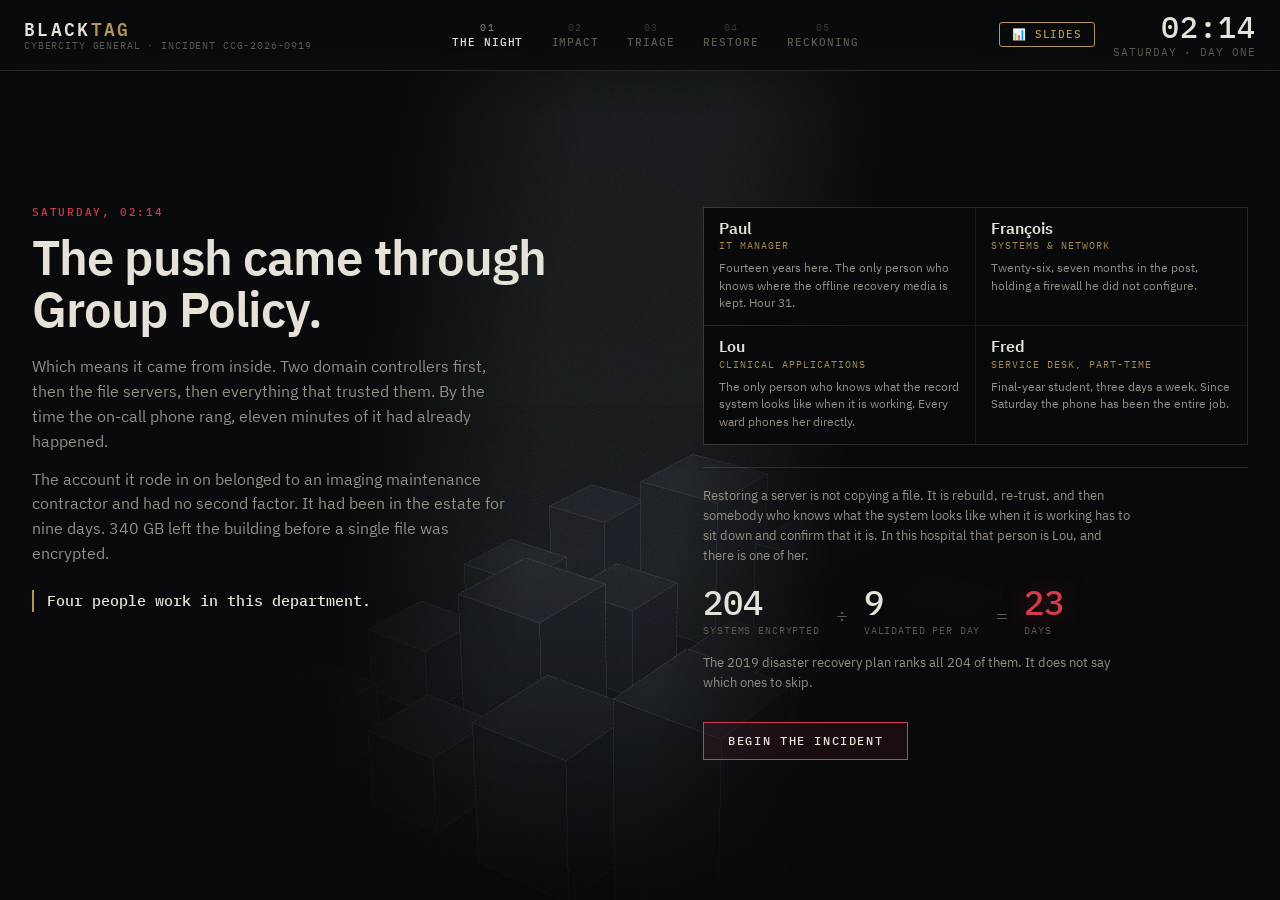
<file: index.html>
<!DOCTYPE html>
<html lang="en">
<head>
<meta charset="utf-8">
<meta name="viewport" content="width=device-width, initial-scale=1, viewport-fit=cover">
<title>BLACK TAG — CyberCity General Hospital</title>
<link rel="icon" href="data:image/svg+xml,%3Csvg xmlns='http://www.w3.org/2000/svg' viewBox='0 0 16 16'%3E%3Crect width='16' height='16' fill='%23171310'/%3E%3Crect x='3' y='3' width='10' height='10' fill='%23b79554'/%3E%3C/svg%3E">
<link rel="stylesheet" href="assets/blacktag/blacktag.css">
</head>
<body class="bt">

<canvas id="ward" aria-hidden="true"></canvas>
<div id="wardfail" class="wardfail" hidden></div>
<div class="vignette" aria-hidden="true"></div>

<div class="shell" data-stage="brief">

  <!-- ─── status bar ─────────────────────────────────────────────── -->
  <header class="bar">
    <div class="mark">
      <span class="mark-t">BLACK<i>TAG</i></span>
      <span class="mark-s">CyberCity General · incident CCG-2026-0919</span>
    </div>

    <nav class="rail" id="rail">
      <button class="rail-i" data-go="brief"><b>01</b> The night</button>
      <button class="rail-i" data-go="impact"><b>02</b> Impact</button>
      <button class="rail-i" data-go="triage"><b>03</b> Triage</button>
      <button class="rail-i" data-go="restore"><b>04</b> Restore</button>
      <button class="rail-i" data-go="reckoning"><b>05</b> Reckoning</button>
    </nav>

    <div style="display:flex;align-items:center;gap:18px;">
      <a href="slides.html" class="slides-link" target="_blank" title="Open 5-minute presentation slides">📊 Slides</a>
      <div class="clock">
        <div class="clk" id="clk">02:14</div>
        <div class="clk-s" id="clkday">Saturday · minute zero</div>
      </div>
    </div>
  </header>

  <!-- ─── stage 01 · brief ───────────────────────────────────────── -->
  <section class="stage st-brief" data-for="brief">
    <div class="brief-l">
      <p class="over">Saturday, 02:14</p>
      <h1>The push came through<br>Group Policy.</h1>
      <p class="lede">Which means it came from inside. Two domain controllers first, then the file
      servers, then everything that trusted them. By the time the on-call phone rang, eleven minutes
      of it had already happened.</p>
      <p class="lede">The account it rode in on belonged to an imaging maintenance contractor and had
      no second factor. It had been in the estate for nine days. 340 GB left the building before a
      single file was encrypted.</p>
      <p class="sig">Four people work in this department.</p>
    </div>

    <div class="brief-r">
      <div class="crew">
        <div class="crew-i">
          <div class="crew-n">Paul</div>
          <div class="crew-r">IT manager</div>
          <div class="crew-d">Fourteen years here. The only person who knows where the offline recovery media is kept. Hour 31.</div>
        </div>
        <div class="crew-i">
          <div class="crew-n">François</div>
          <div class="crew-r">Systems &amp; network</div>
          <div class="crew-d">Twenty-six, seven months in the post, holding a firewall he did not configure.</div>
        </div>
        <div class="crew-i">
          <div class="crew-n">Lou</div>
          <div class="crew-r">Clinical applications</div>
          <div class="crew-d">The only person who knows what the record system looks like when it is working. Every ward phones her directly.</div>
        </div>
        <div class="crew-i">
          <div class="crew-n">Fred</div>
          <div class="crew-r">Service desk, part-time</div>
          <div class="crew-d">Final-year student, three days a week. Since Saturday the phone has been the entire job.</div>
        </div>
      </div>

      <div class="maths">
        <p>Restoring a server is not copying a file. It is rebuild, re-trust, and then somebody who
        knows what the system looks like when it is working has to sit down and confirm that it is.
        In this hospital that person is Lou, and there is one of her.</p>
        <div class="maths-row">
          <div><b>204</b><span>systems encrypted</span></div>
          <div class="op">÷</div>
          <div><b>9</b><span>validated per day</span></div>
          <div class="op">=</div>
          <div class="hot"><b>23</b><span>days</span></div>
        </div>
        <p class="thin">The 2019 disaster recovery plan ranks all 204 of them. It does not
        say which ones to skip.</p>
      </div>

      <button class="act" id="begin">Begin the incident</button>
    </div>
  </section>

  <!-- ─── stage 02 · impact ──────────────────────────────────────── -->
  <section class="stage st-impact" data-for="impact">
    <div class="imp-head">
      <p class="over">Encryption in progress</p>
      <h2 id="impNow">—</h2>
    </div>
    <ul class="falling" id="falling"></ul>
    <div class="imp-foot" id="impFoot" hidden>
      <p>Everything the hospital does electronically is now unavailable. Nothing has been decided yet.</p>
      <button class="act" id="toTriage">Open the board</button>
    </div>
  </section>

  <!-- ─── stage 03/04 · board ────────────────────────────────────── -->
  <section class="stage st-board" data-for="triage restore">
    <div class="board-head">
      <div>
        <p class="over" id="boardOver">Triage</p>
        <h2 id="boardTitle">Tag every service before anything is restored.</h2>
        <p class="boardSub" id="boardSub">Red, amber and green will be restored, in the order you
        choose. Black will not be restored at all. That is the whole instrument.</p>
      </div>
      <div class="board-act">
        <button class="act" id="loadPlan">Load the 2019 plan</button>
        <button class="act act-good" id="loadBest">Load the clinical ranking</button>
        <button class="ghost" id="stopHere" hidden>Stop here and count it</button>
        <button class="act" id="startRestore" disabled>Start restoring</button>
      </div>
    </div>

    <div class="lane" id="lane" hidden>
      <div class="lane-box lane-now">
        <span class="lane-l">Validation lane &middot; Lou, one at a time</span>
        <div class="lane-n" id="laneName">Idle</div>
        <div class="lane-bar"><i id="laneBar"></i></div>
        <div class="lane-d" id="laneDays">nothing is being validated</div>
      </div>
      <div class="lane-box lane-q">
        <span class="lane-l">Next up</span>
        <ol class="queue" id="queue"></ol>
      </div>
      <div class="lane-box lane-t">
        <span class="lane-l">Incident clock</span>
        <div class="tbtns">
          <button class="tb tb-run" id="pause">Pause</button>
          <button class="tb sp" data-sp="0.5">0.5&times;</button>
          <button class="tb sp" data-sp="1">1&times;</button>
          <button class="tb sp" data-sp="2">2&times;</button>
          <button class="tb sp" data-sp="4">4&times;</button>
        </div>
      </div>
    </div>

    <p class="prompt" id="prompt" hidden></p>

    <div class="cols" id="cols">
      <div class="col" data-tag="down"><header>Untagged <span id="cDown">0</span></header><div class="drop" id="dDown"></div></div>
      <div class="col" data-tag="red"><header>Red <em>restore first</em> <span id="cRed">0</span></header><div class="drop" id="dRed"></div></div>
      <div class="col" data-tag="amber"><header>Amber <em>restore after</em> <span id="cAmber">0</span></header><div class="drop" id="dAmber"></div></div>
      <div class="col" data-tag="green"><header>Green <em>can wait</em> <span id="cGreen">0</span></header><div class="drop" id="dGreen"></div></div>
      <div class="col col-black" data-tag="black"><header>Black <em>not restoring</em> <span id="cBlack">0</span></header><div class="drop" id="dBlack"></div></div>
    </div>
  </section>

  <!-- ─── stage 05 · reckoning ───────────────────────────────────── -->
  <section class="stage st-reck" data-for="reckoning">
    <div class="reck-grid">
      <div class="reck-race">
        <p class="over">What it cost</p>
        <h2>Your order against the plan&rsquo;s.</h2>
        <div class="race" id="race"></div>
        <p class="reck-note" id="reckNote"></p>
        <div class="paid" id="paid"></div>
      </div>
      <div class="reck-led">
        <p class="over">Signed decisions <span class="chain" id="chainState"></span></p>
        <div class="led" id="led"></div>
        <p class="thin">Hash-chained, so that the decision made at 04:12 still reads the same way in
        the review six months later, and Paul is not the only person holding it.</p>
        <button class="ghost" id="again">Run it again</button>
      </div>
    </div>
  </section>

  <!-- ─── readouts ───────────────────────────────────────────────── -->
  <aside class="meters" id="meters" hidden>
    <div class="m m-rate">
      <span class="m-l">Harm accruing now</span>
      <b class="m-v" id="mRate">0<small>/day</small></b>
      <span class="m-d" id="mRateD">patients per day, while these systems are down</span>
    </div>
    <div class="m">
      <span class="m-l">Patients affected</span>
      <b class="m-v" id="mAff">0</b>
      <span class="m-d">cumulative since 02:14</span>
    </div>
    <div class="m m-sev">
      <span class="m-l">Missed time-critical care</span>
      <b class="m-v" id="mSev">0</b>
      <span class="m-d">stroke, STEMI, transfusion, fractionation</span>
    </div>
  </aside>

  <section class="logwrap" id="logwrap" hidden>
    <div class="log-grip" id="logGrip" title="Drag to resize · double-click to reset"></div>
    <header>Incident log</header>
    <ol class="log" id="log"></ol>
  </section>

</div>

<div class="toast" id="toast" hidden></div>

<script>
window.BT = {
  capacity: 9,
  total: 204,
  horizon: 22.7,
  services: [
    {id:'ad',name:'Identity & domain services',dept:'Core infrastructure',systems:12,tolerance_h:null,affected_day:0,severe_day:0,tier2019:1,gate:true,note:'Two domain controllers, both encrypted. Nothing else authenticates until this is back.',cost:'Paul is the only person who knows where the offline recovery media is kept.'},
    {id:'ehr',name:'Patient record & order entry',dept:'Core clinical',systems:24,tolerance_h:4,affected_day:120,severe_day:1.4,tier2019:2,note:'Every ward, every order, every allergy list. On paper the hospital runs at roughly 40 per cent.',cost:'Medication rounds revert to handwritten charts. Pharmacy catches some of the errors.'},
    {id:'pacs',name:'Imaging & radiology reporting',dept:'Radiology',systems:18,tolerance_h:4.5,affected_day:48,severe_day:1.6,tier2019:8,note:'Scanners still acquire. Nothing can be read, compared against priors, or reported.',cost:'Thrombolysis window for acute stroke is 4.5 hours. Decisions get made on the registrar’s read alone.'},
    {id:'lis',name:'Laboratory & blood bank',dept:'Pathology',systems:14,tolerance_h:6,affected_day:62,severe_day:0.9,tier2019:9,note:'Analysers run standalone. Results cannot be matched to a patient without transcription.',cost:'Type-and-screen goes manual. O-negative stock is the ceiling on how long that works.'},
    {id:'cardio',name:'ECG transfer & cath lab',dept:'Cardiology',systems:9,tolerance_h:1.5,affected_day:20,severe_day:1.1,tier2019:11,note:'Twelve-lead traces cannot leave the machine they were recorded on.',cost:'Door-to-balloon target is 90 minutes. A walked printout is not 90 minutes.'},
    {id:'pharm',name:'Pharmacy & medication ordering',dept:'Pharmacy',systems:11,tolerance_h:12,affected_day:40,severe_day:0.6,tier2019:7,note:'Stock levels, interaction checking and dose calculation, all in one system.',cost:'Body-surface-area chemotherapy dosing done by hand is where errors live.'},
    {id:'onco',name:'Radiotherapy planning',dept:'Oncology',systems:7,tolerance_h:48,affected_day:14,severe_day:0.5,tier2019:12,note:'Treatment plans and linac scheduling. The linacs themselves are fine.',cost:'An interrupted fractionation course loses efficacy. That is not recoverable later.'},
    {id:'theatre',name:'Theatre scheduling',dept:'Surgery',systems:8,tolerance_h:24,affected_day:26,severe_day:0.2,tier2019:10,note:'Lists, consent records, implant tracking, instrument trays.',cost:'Elective lists cancel first. Then the semi-urgent ones start to age.'},
    {id:'beds',name:'Bed management & patient flow',dept:'Operations',systems:6,tolerance_h:24,affected_day:16,severe_day:0.1,tier2019:13,note:'Who is in which bed, and which beds are clean.',cost:'The emergency department stops being able to say whether it can accept.'},
    {id:'biomed',name:'Medical device gateways',dept:'Biomedical',systems:21,tolerance_h:8,affected_day:24,severe_day:0.4,tier2019:14,note:'1,100 networked devices. 38 per cent past end-of-support, none patchable without revalidation.',cost:'Yann is a contractor, off site, and his revalidation paperwork takes six weeks.'},
    {id:'dialysis',name:'Renal scheduling',dept:'Renal',systems:4,tolerance_h:72,affected_day:30,severe_day:0.8,tier2019:15,note:'Three sessions a week per patient, 96 patients, allocated by one spreadsheet server.',cost:'Missing a third session is not an inconvenience. It is a hospital admission.'},
    {id:'roster',name:'Staff rostering & payroll',dept:'HR / Finance',systems:9,tolerance_h:168,affected_day:3,severe_day:0,tier2019:3,note:'Tier 1 in the 2019 plan because the payroll contract carries the largest penalty clause.',cost:'Nobody is paid late for three weeks. Everybody still turns up.'},
    {id:'diet',name:'Catering & dietetics ordering',dept:'Facilities',systems:5,tolerance_h:36,affected_day:8,severe_day:0,tier2019:16,note:'Ward meal orders, allergen flags, enteral feed scheduling.',cost:'Kitchen reverts to a standing order and a clipboard. It worked in 2004.'},
    {id:'intranet',name:'Intranet & internal communications',dept:'IT',systems:7,tolerance_h:96,affected_day:2,severe_day:0,tier2019:4,note:'Policies, phone directory, the downtime procedures themselves.',cost:'The paper downtime forms reference a switchboard number that changed in 2021.'},
    {id:'archive',name:'Legacy imaging archive 2009–2014',dept:'Radiology',systems:18,tolerance_h:null,affected_day:0,severe_day:0,tier2019:5,note:'Proprietary format. The vendor left the market in 2016 and no current workstation can open it.',cost:'Retention policy says keep it. Nobody has successfully read from it since 2019.'},
    {id:'research',name:'Oncology trial data store',dept:'Research',systems:31,tolerance_h:null,affected_day:0,severe_day:0,tier2019:6,note:'Five years of a phase II trial. 31 systems, the largest single block in the estate.',cost:'No acute patient harm. This is somebody’s career and 340 consented participants.'}
  ],
  events: [
    {day:0.07,svc:'ehr',t:'03:55',w:'Ward 4 asks for an allergy list for a patient in bed 12. There is no allergy list. Fred writes the request on a sticky note and takes it to the ward himself.'},
    {day:0.14,svc:'cardio',t:'05:40',w:'Chest pain in resus. The 12-lead is on the machine and only on the machine. A healthcare assistant runs the printout to the cath lab. Eleven minutes.'},
    {day:0.22,svc:'pacs',t:'07:30',w:'Stroke call. CT acquired at 07:31, no reporting, no priors. The registrar reads it off the console. Thrombolysis given at 07:58 on one pair of eyes.'},
    {day:0.30,svc:null,t:'09:15',w:'Dr. Mercier asks Paul a question he cannot answer: can we keep accepting ambulances. He says he will know by this afternoon. He does not know by this afternoon.'},
    {day:0.55,svc:'lis',t:'15:20',w:'Blood bank moves to manual crossmatch. Two units of O-negative on the shelf, four in transit from the regional centre.'},
    {day:0.9,svc:'ehr',t:'23:40',w:'Fourth medication round on paper. Pharmacy flags two dose errors caught before administration. Nobody can say how many were not caught.'},
    {day:1.3,svc:'beds',t:'Day 2, 10:05',w:'The emergency department cannot state its own capacity. Regional coordination starts routing around the hospital by default.'},
    {day:1.6,svc:'theatre',t:'Day 2, 17:30',w:'Tomorrow’s elective list is cancelled in full. 31 patients, one of whom has now been cancelled twice.'},
    {day:2.1,svc:'onco',t:'Day 3, 08:00',w:'Radiotherapy suspends. Fourteen patients mid-course. Oncology asks, in writing, when planning comes back, and wants the answer in days.'},
    {day:2.4,svc:'biomed',t:'Day 3, 14:10',w:'Yann emails from a hotel in Ankara. He can be on site Monday. It is Tuesday.'},
    {day:3.0,svc:'dialysis',t:'Day 4, 07:00',w:'Renal has been running from a whiteboard since Saturday. Three patients have now missed a second session.'},
    {day:3.5,svc:null,t:'Day 4, 19:00',w:'The group posts 340 GB of the trial data store to a leak site. It was taken nine days before anything was encrypted. Restoring it changes nothing about that.'},
    {day:4.2,svc:'pharm',t:'Day 5, 11:30',w:'A chemotherapy dose is recalculated by hand for the third time in a week. The pharmacist asks for a second checker and cannot find a free one.'},
    {day:5.0,svc:null,t:'Day 6, 09:00',w:'Lou has been validating restores for six days. She has taken one day off in that time and spent it answering her phone.'},
    {day:6.5,svc:'pacs',t:'Day 7, 12:00',w:'Radiology has a backlog of 1,240 unreported studies. The backlog is now its own clinical risk, separate from the outage.'},
    {day:9.0,svc:null,t:'Day 10, 08:00',w:'The regulator’s 72-hour notification went out on day three. The follow-up report is due and nobody has had time to write it.'},
    {day:14.0,svc:null,t:'Day 15, 08:00',w:'Two weeks. The hospital is running, in the sense that patients are being treated. It is not running in the sense anybody would recognise.'},
    {day:21.0,svc:null,t:'Day 22, 08:00',w:'François hands in his notice. He withdraws it four days later. Paul never mentions it again.'}
  ]
};
</script>
<script src="assets/blacktag/vendor/three.min.js"></script>
<script src="assets/blacktag/vendor/pp/CopyShader.js"></script>
<script src="assets/blacktag/vendor/pp/LuminosityHighPassShader.js"></script>
<script src="assets/blacktag/vendor/pp/EffectComposer.js"></script>
<script src="assets/blacktag/vendor/pp/RenderPass.js"></script>
<script src="assets/blacktag/vendor/pp/ShaderPass.js"></script>
<script src="assets/blacktag/vendor/pp/UnrealBloomPass.js"></script>
<script src="assets/blacktag/ward.js"></script>
<script src="assets/blacktag/blacktag.js"></script>
</body>
</html>
</file>
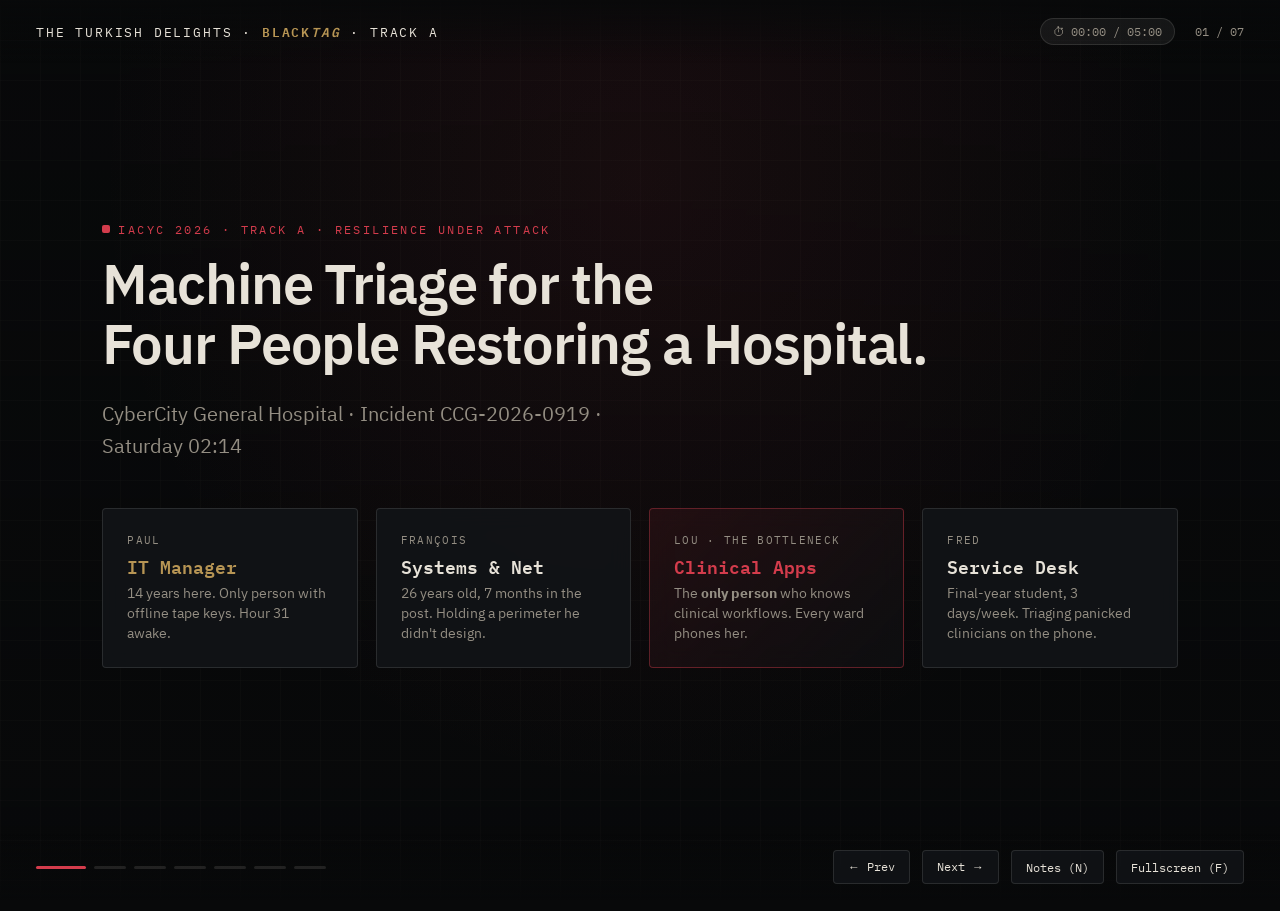
<file: slides.html>
<!DOCTYPE html>
<html lang="en">
<head>
<meta charset="utf-8">
<meta name="viewport" content="width=device-width, initial-scale=1">
<title>BLACK TAG — 5-Minute Hackathon Pitch</title>
<style>
@font-face{font-family:PlexS;src:url(assets/blacktag/fonts/plex-sans-400.woff2)format("woff2");font-weight:400;font-display:swap}
@font-face{font-family:PlexS;src:url(assets/blacktag/fonts/plex-sans-500.woff2)format("woff2");font-weight:500;font-display:swap}
@font-face{font-family:PlexS;src:url(assets/blacktag/fonts/plex-sans-600.woff2)format("woff2");font-weight:600;font-display:swap}
@font-face{font-family:PlexS;src:url(assets/blacktag/fonts/plex-sans-700.woff2)format("woff2");font-weight:700;font-display:swap}
@font-face{font-family:PlexM;src:url(assets/blacktag/fonts/plex-mono-400.woff2)format("woff2");font-weight:400;font-display:swap}
@font-face{font-family:PlexM;src:url(assets/blacktag/fonts/plex-mono-500.woff2)format("woff2");font-weight:500;font-display:swap}
@font-face{font-family:PlexM;src:url(assets/blacktag/fonts/plex-mono-600.woff2)format("woff2");font-weight:600;font-display:swap}

:root {
  --bg: #08090a;
  --panel: rgba(18, 20, 24, 0.85);
  --panel-border: rgba(231, 226, 216, 0.12);
  --bone: #e7e2d8;
  --dim: #948e83;
  --faint: #5d584f;
  --rose: #d33c4c;
  --rose-dim: rgba(211, 60, 76, 0.15);
  --gold: #b79554;
  --gold-dim: rgba(183, 149, 84, 0.15);
  --pist: #8aab5c;
  --pist-dim: rgba(138, 171, 92, 0.15);
  --ease: cubic-bezier(.22,.61,.36,1);
}

* { box-sizing: border-box; margin: 0; padding: 0; }
html, body {
  width: 100%; height: 100%; overflow: hidden;
  background: var(--bg); color: var(--bone);
  font-family: PlexS, system-ui, sans-serif;
  user-select: none;
}

/* Background grid & vignette */
.backdrop {
  position: fixed; inset: 0; z-index: 0; pointer-events: none;
  background: 
    radial-gradient(ellipse at 50% 20%, rgba(211, 60, 76, 0.08), transparent 60%),
    linear-gradient(180deg, rgba(8,9,10,0.4) 0%, rgba(8,9,10,0.95) 100%);
}
.backdrop::after {
  content: ""; position: absolute; inset: 0; opacity: 0.15;
  background-image: linear-gradient(var(--panel-border) 1px, transparent 1px),
                    linear-gradient(90deg, var(--panel-border) 1px, transparent 1px);
  background-size: 40px 40px;
}

/* Chrome / Presentation Bar */
.chrome {
  position: fixed; top: 0; left: 0; right: 0; z-index: 10;
  display: flex; justify-content: space-between; align-items: center;
  padding: 18px 36px;
  background: linear-gradient(180deg, rgba(8,9,10,0.9), transparent);
}
.chrome-brand {
  font-family: PlexM; font-size: 13px; letter-spacing: 0.14em; text-transform: uppercase;
}
.chrome-brand b { color: var(--gold); font-weight: 600; }
.chrome-meta {
  display: flex; align-items: center; gap: 20px; font-family: PlexM; font-size: 12px; color: var(--dim);
}
.timer-pill {
  background: rgba(255,255,255,0.06); padding: 5px 12px; border-radius: 20px;
  border: 1px solid var(--panel-border); font-variant-numeric: tabular-nums;
  display: flex; align-items: center; gap: 6px; cursor: pointer;
}
.timer-pill.warning { color: var(--gold); border-color: var(--gold); }
.timer-pill.danger { color: var(--rose); border-color: var(--rose); animation: pulse 1s infinite; }
@keyframes pulse { 0%, 100% { opacity: 1; } 50% { opacity: 0.5; } }

/* Slides container */
.deck {
  position: relative; z-index: 1; width: 100%; height: 100%;
  display: flex; align-items: center; justify-content: center;
}
.slide {
  position: absolute; inset: 0;
  display: flex; flex-direction: column; justify-content: center;
  padding: 80px 8vw 90px;
  opacity: 0; visibility: hidden; pointer-events: none;
  transform: translateY(20px) scale(0.98);
  transition: opacity 0.4s var(--ease), transform 0.4s var(--ease), visibility 0.4s;
}
.slide.active {
  opacity: 1; visibility: visible; pointer-events: auto;
  transform: translateY(0) scale(1);
}

/* Slide Typography & Elements */
.tag-line {
  font-family: PlexM; font-size: 12px; letter-spacing: 0.2em; text-transform: uppercase;
  color: var(--rose); margin-bottom: 16px; display: flex; align-items: center; gap: 8px;
}
.tag-line::before {
  content: ""; width: 8px; height: 8px; background: var(--rose); display: inline-block; border-radius: 2px;
}
.slide h1 {
  font-size: clamp(38px, 4.4vw, 68px); font-weight: 600; line-height: 1.08;
  letter-spacing: -0.02em; margin-bottom: 24px; color: var(--bone);
}
.slide h2 {
  font-size: clamp(28px, 3.2vw, 44px); font-weight: 600; line-height: 1.15;
  letter-spacing: -0.015em; margin-bottom: 24px; color: var(--bone);
}
.sub-lede {
  font-size: clamp(17px, 1.6vw, 22px); line-height: 1.55; color: var(--dim);
  max-width: 48ch; margin-bottom: 36px;
}
.highlight { color: var(--gold); }
.highlight-rose { color: var(--rose); }
.highlight-pist { color: var(--pist); }

/* Grids & Cards */
.grid-2 { display: grid; grid-template-columns: 1fr 1fr; gap: 32px; width: 100%; max-width: 1200px; }
.grid-3 { display: grid; grid-template-columns: repeat(3, 1fr); gap: 24px; width: 100%; max-width: 1200px; }
.grid-4 { display: grid; grid-template-columns: repeat(4, 1fr); gap: 18px; width: 100%; max-width: 1200px; }

.card {
  background: var(--panel); border: 1px solid var(--panel-border); border-radius: 4px;
  padding: 24px; backdrop-filter: blur(12px); position: relative;
}
.card-h { font-family: PlexM; font-size: 11px; text-transform: uppercase; letter-spacing: 0.12em; color: var(--dim); margin-bottom: 10px; }
.card-val { font-family: PlexM; font-size: 34px; font-weight: 600; line-height: 1; margin-bottom: 8px; }
.card-desc { font-size: 13.5px; line-height: 1.5; color: var(--dim); }

.card.hero-card {
  border-color: rgba(211, 60, 76, 0.4);
  background: linear-gradient(135deg, rgba(211,60,76,0.1), rgba(14,15,17,0.9));
}
.card.gold-card {
  border-color: rgba(183, 149, 84, 0.4);
  background: linear-gradient(135deg, rgba(183,149,84,0.1), rgba(14,15,17,0.9));
}

/* Callout Quote */
.quote-box {
  border-left: 3px solid var(--gold); padding: 18px 24px;
  background: rgba(183, 149, 84, 0.05); border-radius: 0 4px 4px 0;
  max-width: 780px; margin: 20px 0;
}
.quote-box p { font-size: 19px; line-height: 1.5; font-style: italic; color: var(--bone); }
.quote-box cite { display: block; margin-top: 10px; font-family: PlexM; font-size: 12px; color: var(--gold); font-style: normal; }

/* Demo Button Callout */
.demo-cta {
  display: inline-flex; align-items: center; gap: 14px;
  background: var(--rose); color: #fff; padding: 16px 32px; border-radius: 4px;
  font-family: PlexM; font-size: 14px; font-weight: 600; text-transform: uppercase;
  letter-spacing: 0.1em; text-decoration: none; transition: transform 0.2s, background 0.2s;
  box-shadow: 0 0 30px rgba(211, 60, 76, 0.4); cursor: pointer;
}
.demo-cta:hover { transform: translateY(-2px); background: #e04455; }

/* Speaker Notes Panel (Press 'N') */
.notes-panel {
  position: fixed; bottom: 0; left: 0; right: 0; z-index: 50;
  background: rgba(10, 11, 13, 0.96); border-top: 2px solid var(--gold);
  padding: 20px 36px; max-height: 180px; overflow-y: auto;
  font-size: 14px; line-height: 1.6; color: #ddd;
  display: none; box-shadow: 0 -10px 40px rgba(0,0,0,0.8);
}
.notes-panel.visible { display: block; }
.notes-panel b { color: var(--gold); font-family: PlexM; font-size: 12px; letter-spacing: 0.1em; }

/* Bottom Progress Bar & Navigation */
.nav-bar {
  position: fixed; bottom: 0; left: 0; right: 0; z-index: 10;
  display: flex; justify-content: space-between; align-items: center;
  padding: 16px 36px; background: linear-gradient(0deg, rgba(8,9,10,0.95), transparent);
}
.nav-dots { display: flex; gap: 8px; }
.dot {
  width: 32px; height: 3px; background: var(--panel-border); border-radius: 2px;
  transition: background 0.3s, width 0.3s; cursor: pointer;
}
.dot.active { background: var(--rose); width: 50px; }
.nav-controls {
  display: flex; gap: 12px; font-family: PlexM; font-size: 12px; color: var(--faint);
}
.nav-btn {
  background: var(--panel); border: 1px solid var(--panel-border);
  color: var(--bone); padding: 8px 14px; border-radius: 4px; cursor: pointer;
  font-family: PlexM; font-size: 12px;
}
.nav-btn:hover { border-color: var(--bone); }

@media (max-width: 960px) {
  .slide { padding: 70px 5vw 80px; overflow-y: auto; justify-content: flex-start; }
  .grid-4 { grid-template-columns: 1fr 1fr; gap: 14px; }
  .grid-3 { grid-template-columns: 1fr; gap: 14px; }
  .chrome { padding: 12px 18px; }
  .nav-bar { padding: 12px 18px; }
  .quote-box p { font-size: 16px; }
  .card { padding: 16px; }
  .card-val { font-size: 26px; }
}
@media (max-width: 600px) {
  .grid-2, .grid-4 { grid-template-columns: 1fr; gap: 10px; }
  .chrome-brand { font-size: 11px; }
  .timer-pill { padding: 4px 8px; font-size: 11px; }
  .nav-dots { display: none; }
  .slide h1 { font-size: 28px; }
  .slide h2 { font-size: 22px; }
  .sub-lede { font-size: 15px; margin-bottom: 20px; }
}
</style>
</head>
<body>

<div class="backdrop"></div>

<!-- Chrome -->
<header class="chrome">
  <div class="chrome-brand">
    <span>The Turkish Delights</span> &middot; <b>BLACK<i>TAG</i></b> &middot; Track A
  </div>
  <div class="chrome-meta">
    <div class="timer-pill" id="timerPill" title="Click to start/reset 5:00 presentation timer">
      <span>⏱</span> <span id="timerDisplay">00:00 / 05:00</span>
    </div>
    <div id="slideCounter">01 / 07</div>
  </div>
</header>

<!-- Slides Deck -->
<main class="deck">

  <!-- SLIDE 1: Title & Defenders -->
  <section class="slide active" data-slide="1" data-notes="SPEAKER 1 (0:00 - 0:45): Introduce the team and the exact scenario in CyberCity. Name the four defenders. Stress that CyberCity General Hospital is mid-attack with 204 systems encrypted.">
    <div class="tag-line">IACyC 2026 &middot; Track A &middot; Resilience Under Attack</div>
    <h1>Machine Triage for the<br>Four People Restoring a Hospital.</h1>
    <p class="sub-lede">
      CyberCity General Hospital &middot; Incident CCG-2026-0919 &middot; Saturday 02:14
    </p>

    <div class="grid-4" style="margin-top: 10px;">
      <div class="card">
        <div class="card-h">Paul</div>
        <div class="card-val" style="font-size: 18px; color: var(--gold);">IT Manager</div>
        <div class="card-desc">14 years here. Only person with offline tape keys. Hour 31 awake.</div>
      </div>
      <div class="card">
        <div class="card-h">François</div>
        <div class="card-val" style="font-size: 18px;">Systems & Net</div>
        <div class="card-desc">26 years old, 7 months in the post. Holding a perimeter he didn't design.</div>
      </div>
      <div class="card hero-card">
        <div class="card-h">Lou &middot; The Bottleneck</div>
        <div class="card-val" style="font-size: 18px; color: var(--rose);">Clinical Apps</div>
        <div class="card-desc">The <b>only person</b> who knows clinical workflows. Every ward phones her.</div>
      </div>
      <div class="card">
        <div class="card-h">Fred</div>
        <div class="card-val" style="font-size: 18px;">Service Desk</div>
        <div class="card-desc">Final-year student, 3 days/week. Triaging panicked clinicians on the phone.</div>
      </div>
    </div>
  </section>

  <!-- SLIDE 2: The Brutal Math -->
  <section class="slide" data-slide="2" data-notes="SPEAKER 1 (0:45 - 1:30): Walk through the mathematical bottleneck. Restoring isn't copying files; it requires Lou's clinical validation. Show why traditional DR plans fail—they prioritize by vendor contract penalties instead of human life.">
    <div class="tag-line">The Constraint &middot; Mathematical Reality</div>
    <h2>Restoring a server is not copying a file.<br>It is clinical validation.</h2>
    
    <div class="grid-3" style="margin: 24px 0;">
      <div class="card hero-card">
        <div class="card-h">The Estate Down</div>
        <div class="card-val" style="color: var(--rose);">204</div>
        <div class="card-desc">Servers encrypted in 11 mins via GPO. Every ward reverted to paper.</div>
      </div>
      <div class="card">
        <div class="card-h">Lou's Daily Capacity</div>
        <div class="card-val" style="color: var(--bone);">9</div>
        <div class="card-desc">Systems fully validated per day. Lou cannot be cloned.</div>
      </div>
      <div class="card hero-card">
        <div class="card-h">Full Restore Horizon</div>
        <div class="card-val" style="color: var(--rose);">22.7 <span style="font-size: 18px;">Days</span></div>
        <div class="card-desc">Nearly a month. Stroke thrombolysis window is only 4.5 hours.</div>
      </div>
    </div>

    <div class="quote-box">
      <p>"The hospital's 2019 Disaster Recovery Plan orders systems by vendor contract penalty clauses—putting <b>Staff Payroll at Tier 1</b> and <b>Radiology PACS at Tier 8</b>. It assumes you restore everything. It never says what to skip."</p>
      <cite>The Fatal Flaw of Standard IT DR</cite>
    </div>
  </section>

  <!-- SLIDE 3: The Insight (Black Tag) -->
  <section class="slide" data-slide="3" data-notes="SPEAKER 2 (1:30 - 2:15): Introduce the breakthrough insight. Mass-casualty medicine already solved resource scarcity with START triage: Red, Amber, Green, Black. We brought this clinical discipline to IT systems.">
    <div class="tag-line">The Innovation &middot; Clinical Triage for IT</div>
    <h2>Hospitals already know who waits.<br>They never had an instrument for their machines.</h2>
    <p class="sub-lede">
      In disaster medicine, a <b class="highlight">Black Tag</b> means expectant: resources cannot be spent here when salvageable lives are on the line.
    </p>

    <div class="grid-4" style="margin-top: 10px;">
      <div class="card" style="border-top: 3px solid var(--rose);">
        <div class="card-h">Red Tag</div>
        <div class="card-val" style="font-size: 20px; color: var(--rose);">Immediate</div>
        <div class="card-desc">Hours to live. AD, EHR order entry, Acute Stroke PACS, ECG cath lab.</div>
      </div>
      <div class="card" style="border-top: 3px solid var(--gold);">
        <div class="card-h">Amber Tag</div>
        <div class="card-val" style="font-size: 20px; color: var(--gold);">Delayed</div>
        <div class="card-desc">Clinical tolerance 12-48h. Pharmacy interaction checker, theatre lists.</div>
      </div>
      <div class="card" style="border-top: 3px solid var(--pist);">
        <div class="card-h">Green Tag</div>
        <div class="card-val" style="font-size: 20px; color: var(--pist);">Minor</div>
        <div class="card-desc">Can wait days. Dietetics ordering, staff rostering, bed management.</div>
      </div>
      <div class="card hero-card" style="border-top: 3px solid #000; background: rgba(0,0,0,0.6);">
        <div class="card-h" style="color: var(--gold);">Black Tag</div>
        <div class="card-val" style="font-size: 20px; color: var(--gold);">Abandoned</div>
        <div class="card-desc"><b>Zero acute clinical harm.</b> Oncology trial store (31 sys), legacy archive (18 sys).</div>
      </div>
    </div>
  </section>

  <!-- SLIDE 4: Live Demo Cue / Adversary Moment -->
  <section class="slide" data-slide="4" data-notes="SPEAKER 2 & LIVE DRIVER (2:15 - 3:45): SWITCH TO BROWSER TAB! Run the demo: 1) Trigger GPO wave (adversary moment 1), 2) Black-tag research & archive to buy back 5.4 days of Lou's time, 3) Watch the queue run, 4) The dirty-backup re-infection twist (adversary moment 2).">
    <div class="tag-line">Demonstration &middot; The Adversary Moment</div>
    <h2>Watch the prototype respond to the attack.</h2>
    <p class="sub-lede">
      Running live on our machine &middot; 3D WebGL Estate &middot; Real-time harm engine &middot; Cryptographic chain.
    </p>

    <div class="grid-2" style="margin: 20px 0 34px;">
      <div class="card hero-card">
        <div class="card-h">Adversary Moment 1 &middot; 02:14</div>
        <div class="card-val" style="font-size: 20px;">The 11-Minute Push</div>
        <div class="card-desc">Watch domain controllers fall, followed by 16 departments. 3D visual shock and real-time clinical degradation.</div>
      </div>
      <div class="card hero-card">
        <div class="card-h">Adversary Moment 2 &middot; Day 3</div>
        <div class="card-val" style="font-size: 20px;">The Dirty Backup Twist</div>
        <div class="card-desc">Persistence lived inside the 9-day dwell window. Restored system re-encrypts mid-flight, forcing dynamic re-triage.</div>
      </div>
    </div>

    <div>
      <a href="index.html" target="_blank" class="demo-cta">
        Launch Live Demo &rarr;
      </a>
      <span style="font-family: PlexM; font-size: 12px; color: var(--faint); margin-left: 20px;">
        (Alt-Tab to active browser session)
      </span>
    </div>
  </section>

  <!-- SLIDE 5: The Reckoning & Numbers -->
  <section class="slide" data-slide="5" data-notes="SPEAKER 3 (3:45 - 4:20): Walk through the results comparison. Black Tag saved 16 days of Lou's life and prevented hundreds of delayed stroke and cardiac interventions.">
    <div class="tag-line">The Outcome &middot; What It Saved vs. What It Cost</div>
    <h2>Your board against the 2019 DR plan.</h2>

    <div class="grid-2" style="margin: 24px 0;">
      <div class="card" style="border-color: rgba(211,60,76,0.3);">
        <div class="card-h">The 2019 Plan (Blind Restore)</div>
        <div class="card-val" style="color: var(--rose);">22.7 <span style="font-size: 20px;">Days</span></div>
        <div class="card-desc" style="margin-top: 10px;">
          &bull; <b>1,840+</b> patients delayed or deferred<br>
          &bull; <b>38</b> missed acute interventions (stroke/STEMI)<br>
          &bull; Payroll restored before acute radiology
        </div>
      </div>
      <div class="card hero-card" style="border-color: var(--pist);">
        <div class="card-h">BLACK TAG Strategy</div>
        <div class="card-val" style="color: var(--pist);">6.8 <span style="font-size: 20px;">Days</span></div>
        <div class="card-desc" style="margin-top: 10px;">
          &bull; <b>70% reduction</b> in patient harm exposure<br>
          &bull; Acute stroke & cath lab restored in <b>under 4 hours</b><br>
          &bull; 49 non-acute systems black-tagged to save lives
        </div>
      </div>
    </div>

    <div class="quote-box" style="border-color: var(--rose);">
      <p>"Nobody is going to restore the legacy archive or the oncology trial store. That was a decision, signed by the Chief Medical Officer, and it is the reason the emergency room reopened on Tuesday."</p>
    </div>
  </section>

  <!-- SLIDE 6: The Cryptographic Shield -->
  <section class="slide" data-slide="6" data-notes="SPEAKER 3 (4:20 - 4:45): Explain the cryptographic decision ledger. Why is SHA-256 hash chaining needed? To protect Paul legally so he isn't scapegoated at the 6-month inquiry for systems that weren't restored.">
    <div class="tag-line">Legal & Moral Shield &middot; The Decision Ledger</div>
    <h2>Paul should not carry a 4:12 AM decision alone six months later.</h2>
    <p class="sub-lede">
      Every black tag is cryptographically hash-chained and co-signed by IT and Clinical leadership.
    </p>

    <div class="grid-3" style="margin-top: 20px;">
      <div class="card gold-card">
        <div class="card-h">Dual Signature</div>
        <div class="card-val" style="font-size: 22px; color: var(--gold);">Paul + Dr. Mercier</div>
        <div class="card-desc">IT feasibility countersigned by Chief Medical Officer duty of care.</div>
      </div>
      <div class="card gold-card">
        <div class="card-h">Tamper-Evident Ledger</div>
        <div class="card-val" style="font-size: 22px; color: var(--bone);">SHA-256 Hash Chain</div>
        <div class="card-desc">Each decision mathematically seals the previous. Cannot be altered in hindsight.</div>
      </div>
      <div class="card gold-card">
        <div class="card-h">Board Inquiry Protection</div>
        <div class="card-val" style="font-size: 22px; color: var(--bone);">Written Clinical Basis</div>
        <div class="card-desc">Records clinical rationale: "No acute dependency within the restore horizon."</div>
      </div>
    </div>
  </section>

  <!-- SLIDE 7: Conclusion & Summary -->
  <section class="slide" data-slide="7" data-notes="ALL SPEAKERS (4:45 - 5:00): Deliver the crisp final sentence. Thank the jury and open the floor for Q&A.">
    <div class="tag-line">Conclusion &middot; The Turkish Delights</div>
    <h1>Defend What Matters.</h1>
    
    <div class="quote-box" style="margin: 28px 0; border-color: var(--gold);">
      <p style="font-size: 24px; font-weight: 500; font-style: normal; color: var(--bone);">
        "Black Tag doesn't pretend four people can save every server.<br>
        <span class="highlight">It makes sure they save the patients.</span>"
      </p>
    </div>

    <div class="grid-3" style="margin-top: 30px;">
      <div class="card">
        <div class="card-h">Next Step</div>
        <div class="card-desc">HL7/FHIR real-time emergency bed telemetry integration.</div>
      </div>
      <div class="card">
        <div class="card-h">Code & Documentation</div>
        <div class="card-desc">Full repo, team sheet, and ledger verifier ready on GitHub.</div>
      </div>
      <div class="card">
        <div class="card-h">Team Deliverables</div>
        <div class="card-desc">Backup recording, one-page team sheet handed to jury.</div>
      </div>
    </div>

    <p style="margin-top: 30px; font-family: PlexM; font-size: 14px; color: var(--dim);">
      Ready for Jury Questions &middot; Thank you.
    </p>
  </section>

</main>

<!-- Bottom Nav -->
<footer class="nav-bar">
  <div class="nav-dots" id="dotsContainer"></div>
  <div class="nav-controls">
    <button class="nav-btn" id="prevBtn">&larr; Prev</button>
    <button class="nav-btn" id="nextBtn">Next &rarr;</button>
    <button class="nav-btn" id="notesBtn" title="Toggle Speaker Notes [N]">Notes (N)</button>
    <button class="nav-btn" id="fullBtn" title="Toggle Fullscreen [F]">Fullscreen (F)</button>
  </div>
</footer>

<!-- Speaker Notes Drawer -->
<div class="notes-panel" id="notesPanel">
  <div style="display:flex;justify-content:space-between;margin-bottom:8px;">
    <b>SPEAKER CUES &amp; NOTES</b>
    <span style="font-family:PlexM;font-size:11px;color:var(--faint);">Press 'N' to dismiss</span>
  </div>
  <div id="notesContent">Loading notes...</div>
</div>

<script>
(function() {
  const slides = Array.from(document.querySelectorAll('.slide'));
  const dotsContainer = document.getElementById('dotsContainer');
  const counter = document.getElementById('slideCounter');
  const notesPanel = document.getElementById('notesPanel');
  const notesContent = document.getElementById('notesContent');
  const timerDisplay = document.getElementById('timerDisplay');
  const timerPill = document.getElementById('timerPill');
  let currentIdx = 0;
  let timerInterval = null;
  let timerSeconds = 0;

  // Build dots
  slides.forEach((_, i) => {
    const d = document.createElement('div');
    d.className = 'dot' + (i === 0 ? ' active' : '');
    d.onclick = () => goTo(i);
    dotsContainer.appendChild(d);
  });

  function updateSlide() {
    slides.forEach((s, i) => s.classList.toggle('active', i === currentIdx));
    document.querySelectorAll('.dot').forEach((d, i) => d.classList.toggle('active', i === currentIdx));
    counter.textContent = String(currentIdx + 1).padStart(2, '0') + ' / ' + String(slides.length).padStart(2, '0');
    notesContent.textContent = slides[currentIdx].dataset.notes || 'No notes for this slide.';
  }

  function goTo(idx) {
    if (idx < 0 || idx >= slides.length) return;
    currentIdx = idx;
    updateSlide();
  }

  function next() { if (currentIdx < slides.length - 1) goTo(currentIdx + 1); }
  function prev() { if (currentIdx > 0) goTo(currentIdx - 1); }

  document.getElementById('nextBtn').onclick = next;
  document.getElementById('prevBtn').onclick = prev;
  document.getElementById('notesBtn').onclick = () => notesPanel.classList.toggle('visible');
  document.getElementById('fullBtn').onclick = () => {
    if (!document.fullscreenElement) document.documentElement.requestFullscreen().catch(()=>{});
    else document.exitFullscreen().catch(()=>{});
  };

  // Keyboard navigation
  window.addEventListener('keydown', (e) => {
    if (e.key === 'ArrowRight' || e.key === ' ' || e.key === 'PageDown') { e.preventDefault(); next(); }
    else if (e.key === 'ArrowLeft' || e.key === 'PageUp') { e.preventDefault(); prev(); }
    else if (e.key === 'n' || e.key === 'N') { notesPanel.classList.toggle('visible'); }
    else if (e.key === 'f' || e.key === 'F') {
      if (!document.fullscreenElement) document.documentElement.requestFullscreen().catch(()=>{});
      else document.exitFullscreen().catch(()=>{});
    }
  });

  // Presentation Timer (5:00 minutes)
  function startTimer() {
    if (timerInterval) return;
    timerInterval = setInterval(() => {
      timerSeconds++;
      const m = String(Math.floor(timerSeconds / 60)).padStart(2, '0');
      const s = String(timerSeconds % 60).padStart(2, '0');
      timerDisplay.textContent = `${m}:${s} / 05:00`;

      if (timerSeconds >= 300) { // 5:00
        timerPill.className = 'timer-pill danger';
      } else if (timerSeconds >= 240) { // 4:00
        timerPill.className = 'timer-pill warning';
      }
    }, 1000);
  }

  timerPill.onclick = () => {
    if (timerInterval) {
      clearInterval(timerInterval);
      timerInterval = null;
      timerSeconds = 0;
      timerDisplay.textContent = '00:00 / 05:00';
      timerPill.className = 'timer-pill';
    } else {
      startTimer();
    }
  };

  // Start timer on first user interaction
  window.addEventListener('click', startTimer, { once: true });
  window.addEventListener('keydown', startTimer, { once: true });

  updateSlide();
})();
</script>
</body>
</html>
</file>
<file: assets/blacktag/blacktag.css>
@font-face{font-family:PlexS;src:url(fonts/plex-sans-400.woff2)format("woff2");font-weight:400;font-display:swap}
@font-face{font-family:PlexS;src:url(fonts/plex-sans-500.woff2)format("woff2");font-weight:500;font-display:swap}
@font-face{font-family:PlexS;src:url(fonts/plex-sans-600.woff2)format("woff2");font-weight:600;font-display:swap}
@font-face{font-family:PlexS;src:url(fonts/plex-sans-700.woff2)format("woff2");font-weight:700;font-display:swap}
@font-face{font-family:PlexM;src:url(fonts/plex-mono-400.woff2)format("woff2");font-weight:400;font-display:swap}
@font-face{font-family:PlexM;src:url(fonts/plex-mono-500.woff2)format("woff2");font-weight:500;font-display:swap}
@font-face{font-family:PlexM;src:url(fonts/plex-mono-600.woff2)format("woff2");font-weight:600;font-display:swap}

/* lokum against a dark room: rose, saffron, pistachio, and the charred one with gold in it */
:root{
  --ink:#08090a; --ink2:#0e0f11; --panel:rgba(14,15,17,.72); --panel2:rgba(20,21,24,.86);
  --bone:#e7e2d8; --dim:#948e83; --faint:#5d584f;
  --line:rgba(231,226,216,.13); --line2:rgba(231,226,216,.07);
  --rose:#d33c4c; --rose-d:#5a1620;
  --saff:#d59a31; --saff-d:#553a10;
  --pist:#8aab5c; --pist-d:#2f3f1d;
  --char:#171310; --gold:#b79554;
  --brass:#a8894f;
  --ease:cubic-bezier(.22,.61,.36,1);
}

*{box-sizing:border-box}
html,body{min-height:100%}
body.bt{
  margin:0; background:var(--ink); color:var(--bone);
  font:400 14px/1.55 PlexS,system-ui,sans-serif;
  -webkit-font-smoothing:antialiased;
  overflow-x:hidden; overflow-y:auto;
  font-variant-numeric:tabular-nums;
}
button{font:inherit;color:inherit;background:none;border:0;cursor:pointer}
h1,h2{margin:0;font-weight:600;letter-spacing:-.018em}
p{margin:0 0 .85em}
[hidden]{display:none!important}

#ward{position:fixed;inset:0;width:100%;height:100%;display:block;z-index:0;pointer-events:none}
.wardfail{position:fixed;inset:0;z-index:0;background:
  radial-gradient(1100px 620px at 62% 44%,rgba(211,60,76,.10),transparent 70%),
  linear-gradient(180deg,#0a0b0c,#08090a)}
.vignette{position:fixed;inset:0;z-index:1;pointer-events:none;background:
  radial-gradient(118% 92% at 50% 42%,transparent 38%,rgba(0,0,0,.7) 100%),
  linear-gradient(180deg,rgba(8,9,10,.9) 0,rgba(8,9,10,.3) 13%,rgba(8,9,10,.2) 62%,rgba(8,9,10,.86) 100%)}
.vignette::after{content:"";position:absolute;inset:0;opacity:.22;mix-blend-mode:overlay;
  background-image:url("data:image/svg+xml,%3Csvg xmlns='http://www.w3.org/2000/svg' width='140' height='140'%3E%3Cfilter id='n'%3E%3CfeTurbulence type='fractalNoise' baseFrequency='.85' numOctaves='3'/%3E%3C/filter%3E%3Crect width='140' height='140' filter='url(%23n)' opacity='.5'/%3E%3C/svg%3E")}

.shell{position:relative;z-index:2;min-height:100vh;display:flex;flex-direction:column}

/* ── bar ─────────────────────────────────────────────────────────── */
.bar{position:relative;z-index:10;display:flex;justify-content:space-between;align-items:center;flex-wrap:wrap;gap:16px;
  padding:12px 24px;border-bottom:1px solid var(--line);
  background:linear-gradient(180deg,rgba(8,9,10,.95),rgba(8,9,10,.75));backdrop-filter:blur(14px)}
.mark{display:flex;flex-direction:column}
.mark-t{display:block;font:600 18px/1 PlexM;letter-spacing:.13em}
.mark-t i{font-style:normal;color:var(--gold)}
.mark-s{display:block;margin-top:4px;white-space:nowrap;font:400 9.5px/1 PlexM;letter-spacing:.09em;color:var(--faint);text-transform:uppercase}

.rail{display:flex;justify-content:center;gap:4px;flex-wrap:wrap;overflow-x:auto}
.rail-i{position:relative;padding:8px 12px 7px;font:500 11px/1 PlexM;letter-spacing:.09em;
  text-transform:uppercase;color:var(--faint);transition:color .3s var(--ease);white-space:nowrap}
.rail-i b{display:block;font-weight:400;font-size:9.5px;opacity:.55;margin-bottom:4px;letter-spacing:.12em}
.rail-i::after{content:"";position:absolute;left:0;right:0;bottom:-13px;height:2px;background:transparent;transition:background .35s var(--ease)}
.rail-i[data-on]{color:var(--bone)}
.rail-i[data-on]::after{background:var(--rose);box-shadow:0 0 14px rgba(211,60,76,.75)}
.rail-i[data-done]{color:var(--dim)}
.rail-i[data-done]::after{background:var(--line)}
.rail-i:disabled{cursor:default}

.clock{text-align:right}
.clk{font:500 30px/1 PlexM;letter-spacing:.03em;font-variant-numeric:tabular-nums}
.clk-s{margin-top:5px;font:400 10.5px/1 PlexM;letter-spacing:.09em;color:var(--faint);text-transform:uppercase}
.clk.jump{animation:jump .5s var(--ease)}
@keyframes jump{0%{color:var(--rose);text-shadow:0 0 22px rgba(211,60,76,.6)}100%{color:var(--bone)}}

/* ── stages ──────────────────────────────────────────────────────── */
.stage{display:none;flex:1;min-height:0;padding:clamp(16px, 2.2vw, 26px) clamp(16px, 2.5vw, 32px) 0;position:relative}
.stage::before{content:"";position:absolute;inset:0 -32px 0;z-index:-1;pointer-events:none}
.st-brief::before{background:linear-gradient(97deg,rgba(8,9,10,.94) 0 30%,rgba(8,9,10,.10) 43%,
  rgba(8,9,10,.10) 53%,rgba(8,9,10,.95) 64%)}
.st-board::before{background:linear-gradient(180deg,rgba(8,9,10,.92) 0 150px,rgba(8,9,10,.34) 100%)}
.st-reck::before{background:linear-gradient(180deg,rgba(8,9,10,.9),rgba(8,9,10,.8))}
.stage.on{display:block;animation:rise .5s var(--ease) both}
@keyframes rise{from{opacity:0;transform:translateY(9px)}to{opacity:1;transform:none}}

.over{font:500 10.5px/1 PlexM;letter-spacing:.17em;text-transform:uppercase;color:var(--rose);margin-bottom:14px}
.thin{color:var(--dim);font-size:13.5px;line-height:1.6}
.sig{font:500 15px/1.5 PlexM;color:var(--bone);border-left:2px solid var(--gold);padding-left:13px;margin-top:24px}

/* 01 brief */
.st-brief.on{display:grid;grid-template-columns:minmax(280px, 1.15fr) minmax(320px, 1fr);
  gap:clamp(20px, 3.5vw, 48px);align-content:center;padding-bottom:30px}
.brief-l h1{font-size:clamp(30px, 3.8vw, 52px);line-height:1.06;margin:0 0 20px}
.brief-l .lede{max-width:48ch;color:var(--dim);font-size:15.5px;line-height:1.6}
.crew{display:grid;grid-template-columns:1fr 1fr;gap:1px;background:var(--line2);border:1px solid var(--line2);margin-bottom:22px}
.crew-i{background:var(--ink);padding:13px 15px 14px}
.crew-n{font:600 15.5px/1 PlexS}
.crew-r{margin:5px 0 8px;font:400 10px/1 PlexM;letter-spacing:.1em;text-transform:uppercase;color:var(--brass)}
.crew-d{font-size:12px;line-height:1.45;color:var(--dim)}
.maths{border-top:1px solid var(--line);padding-top:18px}
.maths>p{font-size:13px;line-height:1.55;color:var(--dim);max-width:54ch}
.maths-row{display:flex;align-items:flex-end;gap:16px;margin:18px 0 16px}
.maths-row div{display:flex;flex-direction:column}
.maths-row b{font:500 34px/1 PlexM}
.maths-row span{margin-top:6px;font:400 9.5px/1.3 PlexM;letter-spacing:.09em;text-transform:uppercase;color:var(--faint)}
.maths-row .op{font:400 20px/1 PlexM;color:var(--faint);padding-bottom:11px}
.maths-row .hot b{color:var(--rose);text-shadow:0 0 28px rgba(211,60,76,.45)}

.act{margin-top:18px;padding:12px 24px;border:1px solid var(--rose);background:rgba(211,60,76,.08);
  font:500 11.5px/1 PlexM;letter-spacing:.14em;text-transform:uppercase;color:var(--bone);
  transition:background .25s,box-shadow .25s,transform .25s var(--ease)}
.act:hover{background:rgba(211,60,76,.2);box-shadow:0 0 24px rgba(211,60,76,.3)}
.act:active{transform:translateY(1px)}
.act:disabled{border-color:var(--line);background:none;color:var(--faint);box-shadow:none;cursor:default}
.act.act-good{border-color:var(--pist);background:rgba(138,171,92,.09);color:var(--pist)}
.act.act-good:hover{background:rgba(138,171,92,.2);box-shadow:0 0 24px rgba(138,171,92,.26);color:var(--bone)}
.ghost{padding:11px 18px;border:1px solid var(--line);font:500 10.5px/1 PlexM;letter-spacing:.12em;
  text-transform:uppercase;color:var(--dim);transition:color .25s,border-color .25s}
.ghost:hover{color:var(--bone);border-color:var(--brass)}

.slides-link{display:inline-flex;align-items:center;gap:6px;padding:6px 12px;border:1px solid var(--gold);
  border-radius:3px;font:500 11px/1 PlexM;letter-spacing:.08em;color:var(--gold);text-decoration:none;
  text-transform:uppercase;transition:background .2s,color .2s}
.slides-link:hover{background:rgba(183,149,84,.15);color:var(--bone)}

/* 02 impact */
.st-impact.on{display:flex;flex-direction:column;align-items:center;justify-content:center;padding-bottom:30px}
.imp-head{text-align:center;margin-bottom:22px;padding:14px 28px;background:rgba(8,9,10,.8);
  backdrop-filter:blur(10px);border:1px solid var(--line2)}
.imp-head h2{font:500 20px/1.3 PlexM;min-height:1.3em;color:var(--dim)}
.falling{list-style:none;margin:0;padding:0;width:min(960px,94vw);
  display:grid;grid-template-columns:repeat(auto-fill, minmax(190px, 1fr));gap:1px;background:var(--line2)}
.falling li{background:rgba(9,10,12,.93);padding:10px 12px;opacity:0;transform:translateY(7px)}
.falling li.in{animation:fall .45s var(--ease) both}
@keyframes fall{from{opacity:0;transform:translateY(7px);background:rgba(211,60,76,.34)}
  to{opacity:1;transform:none;background:rgba(9,10,12,.93)}}
.falling .fn{font:500 12px/1.35 PlexS;display:block}
.falling .fs{font:400 9.5px/1 PlexM;letter-spacing:.08em;color:var(--rose);text-transform:uppercase;margin-top:5px;display:block}
.imp-foot{margin-top:24px;text-align:center;max-width:56ch;padding:18px 24px;
  background:rgba(8,9,10,.82);backdrop-filter:blur(10px);border:1px solid var(--line2);animation:rise .6s var(--ease) both}
.imp-foot p{color:var(--dim);font-size:13.5px}

/* 03/04 board */
.st-board.on{display:flex;flex-direction:column;padding-bottom:0}
.board-head{display:flex;justify-content:space-between;align-items:flex-start;gap:24px;margin-bottom:16px}
.board-head h2{font-size:20px}
.boardSub{margin-top:6px;max-width:72ch;color:var(--dim);font-size:13px}
.board-act{display:flex;gap:8px;flex-shrink:0;padding-top:2px}
.board-act .act{margin-top:0;padding:11px 16px;font-size:10.5px}

.shell[data-stage=triage] .cols{grid-template-columns:1.5fr 1fr 1fr 1fr 1fr}
.shell[data-stage=triage] .col[data-tag=down] .drop{display:flex;flex-direction:column;gap:7px}
.cols{flex:1;min-height:0;display:grid;grid-template-columns:repeat(5, 1fr);gap:1px;
  background:var(--line2);border-top:1px solid var(--line)}
.col{display:flex;flex-direction:column;min-height:0;background:rgba(9,10,12,.7);backdrop-filter:blur(7px);transition:background .3s}
.col.over{background:rgba(231,226,216,.045)}
.col>header{padding:11px 13px 10px;font:500 10.5px/1 PlexM;letter-spacing:.12em;text-transform:uppercase;
  color:var(--dim);border-bottom:1px solid var(--line2);display:flex;align-items:baseline;gap:8px}
.col>header em{font-style:normal;font-size:9.5px;letter-spacing:.09em;color:var(--faint);text-transform:none}
.col>header span{margin-left:auto;font-weight:600;color:var(--bone)}
.col[data-tag=red]>header{color:var(--rose)}
.col[data-tag=amber]>header{color:var(--saff)}
.col[data-tag=green]>header{color:var(--pist)}
.col-black{background:linear-gradient(180deg,rgba(23,19,16,.9),rgba(8,9,10,.7))}
.col-black>header{color:var(--gold)}
.drop{flex:1;min-height:0;overflow-y:auto;padding:9px 9px 18px;display:flex;flex-direction:column;gap:7px;
  scrollbar-width:thin;scrollbar-color:var(--line) transparent;
  -webkit-mask-image:linear-gradient(180deg,#000 0,#000 calc(100% - 26px),transparent 100%);
  mask-image:linear-gradient(180deg,#000 0,#000 calc(100% - 26px),transparent 100%)}

.card{position:relative;background:var(--ink2);border:1px solid var(--line2);border-left:2px solid var(--faint);
  padding:10px 11px 11px;cursor:grab;transition:border-color .3s,background .3s,transform .28s var(--ease),opacity .3s}
.card:hover{background:#14161a;border-color:var(--line)}
.card.drag{opacity:.35;cursor:grabbing}
.card.moved{animation:moved .55s var(--ease)}
@keyframes moved{0%{transform:scale(.97);background:rgba(231,226,216,.1)}100%{transform:none}}
.card[data-tag=red]{border-left-color:var(--rose)}
.card[data-tag=amber]{border-left-color:var(--saff)}
.card[data-tag=green]{border-left-color:var(--pist)}
.card[data-tag=black]{border-left-color:var(--gold);background:var(--char);opacity:.62}
.card[data-tag=black] .c-n{text-decoration:line-through;text-decoration-color:rgba(183,149,84,.55)}
.card.restored{border-left-color:var(--pist);background:rgba(28,38,18,.72);opacity:.66}
.c-back{display:inline-block;margin:0 0 8px;font:500 9px/1 PlexM;letter-spacing:.13em;
  text-transform:uppercase;color:var(--pist);border:1px solid rgba(138,171,92,.45);padding:4px 6px}
.c-again{color:var(--rose);border-color:rgba(211,60,76,.5)}

.card.reinf{border-left-color:var(--rose);background:rgba(90,22,32,.45);animation:alarm 1.1s ease-in-out 3}
@keyframes alarm{50%{background:rgba(211,60,76,.3);box-shadow:0 0 22px rgba(211,60,76,.4)}}
.c-n{font:500 13px/1.3 PlexS;display:block}
.c-m{margin-top:7px;display:flex;flex-wrap:wrap;gap:4px 11px;font:400 10px/1.5 PlexM;letter-spacing:.04em;color:var(--faint)}
.c-m span{white-space:nowrap}
.c-m b{font-weight:500;color:var(--dim)}
.c-note{margin-top:8px;font-size:11.5px;line-height:1.45;color:var(--dim);display:none}
.card.open .c-note{display:block}
.c-tol{color:var(--saff)}
.c-harm{margin-top:7px;height:2px;background:var(--line2);overflow:hidden}
.c-harm i{display:block;height:100%;background:var(--rose);width:0;transition:width .6s var(--ease)}
.c-rank{position:absolute;top:7px;right:8px;min-width:18px;padding:2px 4px;text-align:center;
  font:500 9.5px/1 PlexM;letter-spacing:.05em;color:var(--brass);border:1px solid var(--line);
  background:rgba(8,10,12,.75);border-radius:2px}
.card.restored .c-rank,.card[data-tag=black] .c-rank{display:none}
.c-next{position:absolute;top:8px;right:9px;font:500 9.5px/1 PlexM;letter-spacing:.1em;
  text-transform:uppercase;color:var(--ink);background:var(--bone);padding:4px 6px;opacity:0;transition:opacity .25s}
.card.pick .c-next{opacity:1}
.tagbar{display:flex;gap:1px;margin-top:9px;background:var(--line2)}
.card[data-tag] .tagbar{display:none}
.card[data-tag].open .tagbar{display:flex}
.tagbar button{flex:1;padding:5px 0;font:500 9.5px/1 PlexM;letter-spacing:.09em;color:var(--faint);
  background:var(--ink);transition:background .2s,color .2s}
.tagbar button:hover{color:var(--bone)}
.tagbar button[data-t=red]:hover{background:var(--rose-d);color:var(--rose)}
.tagbar button[data-t=amber]:hover{background:var(--saff-d);color:var(--saff)}
.tagbar button[data-t=green]:hover{background:var(--pist-d);color:var(--pist)}
.tagbar button[data-t=black]:hover{background:var(--char);color:var(--gold)}

.dust{position:fixed;width:2px;height:2px;background:var(--gold);pointer-events:none;z-index:40;border-radius:50%}

/* 05 reckoning */
.st-reck.on{display:block;overflow-y:auto;padding-bottom:34px}
.reck-grid{display:grid;grid-template-columns:1.35fr 1fr;gap:44px;align-items:start}
.reck-race,.reck-led{padding:20px 24px;background:rgba(9,10,12,.86);backdrop-filter:blur(10px);
  border:1px solid var(--line2)}
.reck-race h2{font-size:23px;margin-bottom:16px}
.paid{margin-top:18px;padding-top:15px;border-top:1px solid var(--line)}
.paid-h{font:500 10px/1 PlexM;letter-spacing:.15em;text-transform:uppercase;color:var(--gold);margin-bottom:13px}
.paid-i{display:grid;grid-template-columns:190px 1fr;gap:14px;padding:6px 0;border-top:1px solid var(--line2)}
.paid-n{font:500 12.5px/1.4 PlexS}
.paid-c{font-size:12.5px;line-height:1.5;color:var(--dim)}
.race{display:flex;flex-direction:column;gap:15px}
.rrow{border-top:1px solid var(--line);padding-top:12px}
.rrow-h{display:flex;justify-content:space-between;align-items:flex-start;gap:26px;margin-bottom:11px}
.rrow-t{flex:1;min-width:0;padding-top:6px}
.rrow-v{text-align:right;white-space:nowrap;flex-shrink:0}
.rrow-t{font:500 11px/1 PlexM;letter-spacing:.13em;text-transform:uppercase;color:var(--dim)}
.rrow-v{font:500 30px/1 PlexM}
.rrow-v small{font-size:12px;color:var(--faint);margin-left:9px;letter-spacing:.08em}
.rbar{height:10px;background:var(--line2);overflow:hidden}
.rbar i{display:block;height:100%;width:0;transition:width 1.1s var(--ease)}
.rrow.mine .rbar i{background:linear-gradient(90deg,var(--pist),#b6d27f)}
.rrow.plan .rbar i{background:linear-gradient(90deg,var(--rose-d),var(--rose))}
.rrow.mine .rrow-v{color:var(--pist)}
.rrow.plan .rrow-v{color:var(--rose)}
.rrow-d{margin-top:10px;font-size:12.5px;color:var(--faint);line-height:1.5}
.reck-note{margin-top:20px;padding-top:16px;border-top:1px solid var(--line);
  font:500 15.5px/1.5 PlexS;max-width:54ch}
.led{border:1px solid var(--line2);max-height:46vh;overflow-y:auto;margin-bottom:16px}
.led-i{padding:13px 15px;border-bottom:1px solid var(--line2);background:var(--char)}
.led-i:last-child{border-bottom:0}
.led-n{font:500 13px/1.35 PlexS}
.led-m{margin-top:7px;font:400 10px/1.6 PlexM;letter-spacing:.04em;color:var(--faint);word-break:break-all}
.led-m b{color:var(--gold);font-weight:400}
.led-b{margin-top:7px;font-size:11.5px;line-height:1.45;color:var(--dim)}
.chain{font:400 9.5px/1 PlexM;letter-spacing:.09em;color:var(--pist);margin-left:9px}
.chain.bad{color:var(--rose)}
.led-none{padding:22px 15px;color:var(--faint);font-size:13px}

/* ── meters + log ────────────────────────────────────────────────── */
.meters{position:fixed;right:20px;top:78px;z-index:15;display:flex;flex-direction:column;gap:1px;
  width:220px;background:var(--line2);border:1px solid var(--line2);animation:rise .5s var(--ease) both}
.m{background:rgba(8,9,10,.92);padding:10px 14px;backdrop-filter:blur(8px)}
.m-l{display:block;font:500 9px/1 PlexM;letter-spacing:.12em;text-transform:uppercase;color:var(--faint)}
.m-v{display:block;margin:6px 0 4px;font:500 24px/1 PlexM}
.m-v small{font-size:11px;color:var(--faint);margin-left:3px}
.m-sev .m-v{color:var(--rose)}
.m-d{display:block;font-size:10.5px;line-height:1.35;color:var(--faint)}
.m-v.tick{animation:tick .45s var(--ease)}
.m-rate .m-v{color:var(--saff)}
.m-rate .m-v.falling{animation:drop .9s var(--ease)}
@keyframes drop{0%{color:var(--pist);text-shadow:0 0 20px rgba(138,171,92,.75);transform:translateY(-3px)}
  100%{color:var(--saff);transform:none}}
@keyframes tick{0%{transform:translateY(-2px);text-shadow:0 0 16px rgba(211,60,76,.6)}100%{transform:none}}

/* stage padding to accommodate side meters on desktop */
.shell[data-stage=triage] .stage,
.shell[data-stage=restore] .stage,
.shell[data-stage=reckoning] .stage{padding-right:250px}

.shell[data-stage=restore] .boardSub{display:none}
.shell[data-stage=restore] .board-head{margin-bottom:12px}
.shell[data-stage=restore] .board-head h2{font-size:22px}
.shell[data-stage=restore] .stage{padding-top:16px}
.shell[data-stage=restore] .logwrap{max-height:160px}
.shell[data-stage=restore] .card{padding:8px 10px 9px}

/* during restore the untagged column is empty by definition — take the space back */
.shell[data-stage=restore] .col[data-tag=down]{display:none}
.shell[data-stage=restore] .cols{grid-template-columns:repeat(4, 1fr)}

/* ── the lane ──────────────────────────────────────────────────── */
.lane{display:grid;grid-template-columns:1.3fr 1.1fr 300px;gap:1px;margin:0 0 12px;
  background:var(--line2);border:1px solid var(--line2);animation:rise .4s var(--ease) both}
.lane-box{background:rgba(9,10,12,.92);backdrop-filter:blur(9px);padding:10px 14px;min-width:0}
.lane-l{display:block;font:500 9.5px/1 PlexM;letter-spacing:.12em;text-transform:uppercase;
  color:var(--faint);margin-bottom:8px}
.lane-n{font:500 16px/1.2 PlexS;color:var(--bone);white-space:nowrap;overflow:hidden;text-overflow:ellipsis}
.lane-n.idle{color:var(--rose)}
.lane-bar{height:5px;background:var(--line2);margin:8px 0 7px;overflow:hidden}
.lane-bar i{display:block;height:100%;width:0;background:linear-gradient(90deg,var(--pist),#bcd98a);
  box-shadow:0 0 14px rgba(138,171,92,.55);transition:width .18s linear}
.lane-d{font:400 11.5px/1.3 PlexM;color:var(--dim)}

.queue{list-style:none;margin:0;padding:0;max-height:68px;overflow-y:auto;
  scrollbar-width:thin;scrollbar-color:var(--line) transparent}
.queue li{display:grid;grid-template-columns:18px 1fr auto;gap:8px;align-items:baseline;
  padding:4px 0;border-top:1px solid var(--line2);font-size:12px;cursor:pointer}
.queue li:first-child{border-top:0}
.queue li:hover{color:var(--rose)}
.queue li b{font:500 10.5px/1 PlexM;color:var(--brass)}
.queue li span{font:400 10.5px/1 PlexM;color:var(--faint)}
.queue .q-none{grid-template-columns:1fr;color:var(--rose);cursor:default;font-size:11.5px}
.queue .q-none:hover{color:var(--rose)}

.tbtns{display:flex;gap:1px;background:var(--line2)}
.tb{flex:1;padding:8px 0;background:var(--ink);font:500 11px/1 PlexM;letter-spacing:.06em;
  color:var(--dim);transition:background .2s,color .2s}
.tb:hover{color:var(--bone);background:#16181c}
.tb.on{background:rgba(231,226,216,.1);color:var(--bone)}
.tb-run{color:var(--pist)}
.tb-hold{color:var(--rose);background:rgba(211,60,76,.12)}

.prompt{margin:0 0 12px;padding:9px 14px;border-left:3px solid var(--line);
  background:rgba(9,10,12,.88);backdrop-filter:blur(8px);font-size:13.5px;color:var(--dim)}
.prompt.warn{border-left-color:var(--saff);color:var(--bone);background:rgba(85,58,16,.32)}
.prompt.bad{border-left-color:var(--rose);color:var(--bone);background:rgba(90,22,32,.34);
  animation:nag 2.2s ease-in-out infinite}
@keyframes nag{50%{background:rgba(90,22,32,.52)}}

.shell.paused .clk::after{content:"PAUSED";display:block;margin-top:4px;font:500 9px/1 PlexM;
  letter-spacing:.18em;color:var(--saff)}
.shell.paused .clk-s{display:none}

/* what each card is costing you per day: the number you pick on */
.c-bleed{margin-top:6px;font:500 11px/1 PlexM;letter-spacing:.03em;color:var(--faint);min-height:14px}
.c-bleed.hot{color:var(--rose)}
.c-bleed.cool{color:var(--brass)}
.c-bleed.done{color:var(--pist)}
.c-block{margin-top:7px;padding:6px 8px;background:rgba(90,22,32,.28);border:1px solid rgba(211,60,76,.3);
  font:500 10.5px/1.3 PlexM;color:var(--rose)}
.c-run{color:var(--bone)!important}
.c-live{color:var(--bone);border-color:rgba(231,226,216,.5);background:rgba(231,226,216,.1)}
.c-q{color:var(--brass);border-color:rgba(168,137,79,.45)}
.card.live{border-left-color:var(--bone);background:#15181d;box-shadow:inset 0 0 0 1px rgba(231,226,216,.12)}
.card.queued{border-left-style:dashed}

/* ── log drawer ────────────────────────────────────────────────── */
.logwrap{flex-shrink:0;border-top:1px solid var(--line);background:linear-gradient(180deg,rgba(8,9,10,.75),rgba(8,9,10,.95));
  backdrop-filter:blur(12px);max-height:160px;display:flex;flex-direction:column}
.shell[data-stage=reckoning] .logwrap{max-height:120px}
.logwrap>header{font-size:13px;font-family:PlexM;font-weight:500;padding:8px 20px 6px;cursor:pointer;display:flex;
  align-items:baseline;gap:12px;user-select:none;color:var(--faint);letter-spacing:.1em;text-transform:uppercase}
.logwrap>header::after{content:"drag bar to resize \00b7 press L to collapse";font-size:11px;letter-spacing:.05em;
  color:var(--faint);text-transform:none;opacity:.7}
.log-grip{height:10px;flex-shrink:0;cursor:ns-resize;position:relative;touch-action:none;
  background:linear-gradient(180deg,rgba(231,226,216,.07),transparent)}
.log-grip::after{content:"";position:absolute;left:50%;top:4px;transform:translateX(-50%);
  width:60px;height:2px;background:var(--line);transition:background .2s var(--ease),width .2s var(--ease)}
.log-grip:hover::after,.shell.logdrag .log-grip::after{background:var(--brass);width:100px}
.shell.logdrag{cursor:ns-resize;user-select:none}
.shell.logsized .logwrap{max-height:var(--logh)!important;height:var(--logh)}
.shell.logmin .logwrap{max-height:48px!important;height:48px!important}
.shell.logmin .logwrap>header::after{content:"press L to expand"}
.shell.logmin .log{display:none}
.log{list-style:none;margin:0;padding:0 24px 12px;overflow-y:auto;scrollbar-width:thin;scrollbar-color:var(--line) transparent}
.log li{display:grid;grid-template-columns:90px 1fr;gap:14px;padding:5px 0;border-top:1px solid var(--line2);
  animation:logIn .45s var(--ease) both}
@keyframes logIn{from{opacity:0;transform:translateX(-4px)}to{opacity:1;transform:none}}
.log time{font:400 11px/1.4 PlexM;letter-spacing:.04em;color:var(--brass)}
.log p{margin:0;font-size:12.5px;line-height:1.45;color:var(--dim);max-width:96ch}
.log li.sys p{color:var(--bone)}
.log li.bad time{color:var(--rose)}
.log li.bad p{color:var(--bone)}

.toast{position:fixed;left:50%;bottom:32px;transform:translateX(-50%);z-index:50;
  padding:14px 20px;max-width:54ch;background:var(--char);border:1px solid var(--gold);
  font-size:13px;line-height:1.5;animation:rise .35s var(--ease) both;box-shadow:0 14px 40px rgba(0,0,0,.7)}
.toast b{display:block;margin-bottom:5px;font:500 10px/1 PlexM;letter-spacing:.12em;text-transform:uppercase;color:var(--gold)}

/* ════════════════════════════════════════════════════════════════════
   RESPONSIVE DEVICE ADAPTATION
   Fluidly adapts to laptops, tablets, and mobile devices
   ════════════════════════════════════════════════════════════════════ */
@media (max-width: 1200px){
  .shell[data-stage=triage] .stage,
  .shell[data-stage=restore] .stage,
  .shell[data-stage=reckoning] .stage{padding-right:28px !important}
  
  .meters{position:static;width:100%;flex-direction:row;margin:0 0 14px 0;top:auto;right:auto;
    border-radius:4px;overflow:hidden}
  .m{flex:1;padding:10px 12px}
  .m-v{font-size:22px;margin:4px 0 2px}
  
  .lane{grid-template-columns:1fr 1fr;gap:2px}
  .lane-box.lane-t{grid-column:span 2}
}

@media (max-width: 960px){
  .bar{padding:10px 16px;gap:12px}
  .rail{justify-content:flex-start;width:100%;order:3;padding-top:4px;border-top:1px solid var(--line2)}
  .clk{font-size:24px}
  
  .st-brief.on{grid-template-columns:1fr;gap:28px;align-content:start;overflow-y:auto}
  .brief-l h1{font-size:clamp(28px, 5vw, 42px);margin-bottom:16px}
  
  .cols{grid-template-columns:repeat(auto-fit, minmax(210px, 1fr));gap:6px;overflow-y:auto}
  .shell[data-stage=triage] .cols{grid-template-columns:repeat(auto-fit, minmax(210px, 1fr))}
  .shell[data-stage=restore] .cols{grid-template-columns:repeat(auto-fit, minmax(210px, 1fr))}
  .shell[data-stage=triage] .col[data-tag=down] .drop{grid-template-columns:1fr}
  
  .reck-grid{grid-template-columns:1fr;gap:24px}
  .falling{grid-template-columns:repeat(2, 1fr)}
}

@media (max-width: 640px){
  body.bt{font-size:13.5px}
  .stage{padding:18px 16px 0}
  .stage::before{inset:0 -16px 0}
  
  .meters{flex-direction:column}
  .m{padding:8px 10px}
  
  .lane{grid-template-columns:1fr}
  .lane-box.lane-t{grid-column:span 1}
  
  .cols{grid-template-columns:1fr}
  .shell[data-stage=triage] .cols{grid-template-columns:1fr}
  .shell[data-stage=restore] .cols{grid-template-columns:1fr}
  
  .falling{grid-template-columns:1fr}
  .crew{grid-template-columns:1fr}
  
  .board-head{flex-direction:column;gap:12px}
  .board-act{width:100%;flex-wrap:wrap}
  .board-act button{flex:1;text-align:center}
}

@media (prefers-reduced-motion:reduce){*{animation-duration:.01ms!important;transition-duration:.01ms!important}}
</file>
